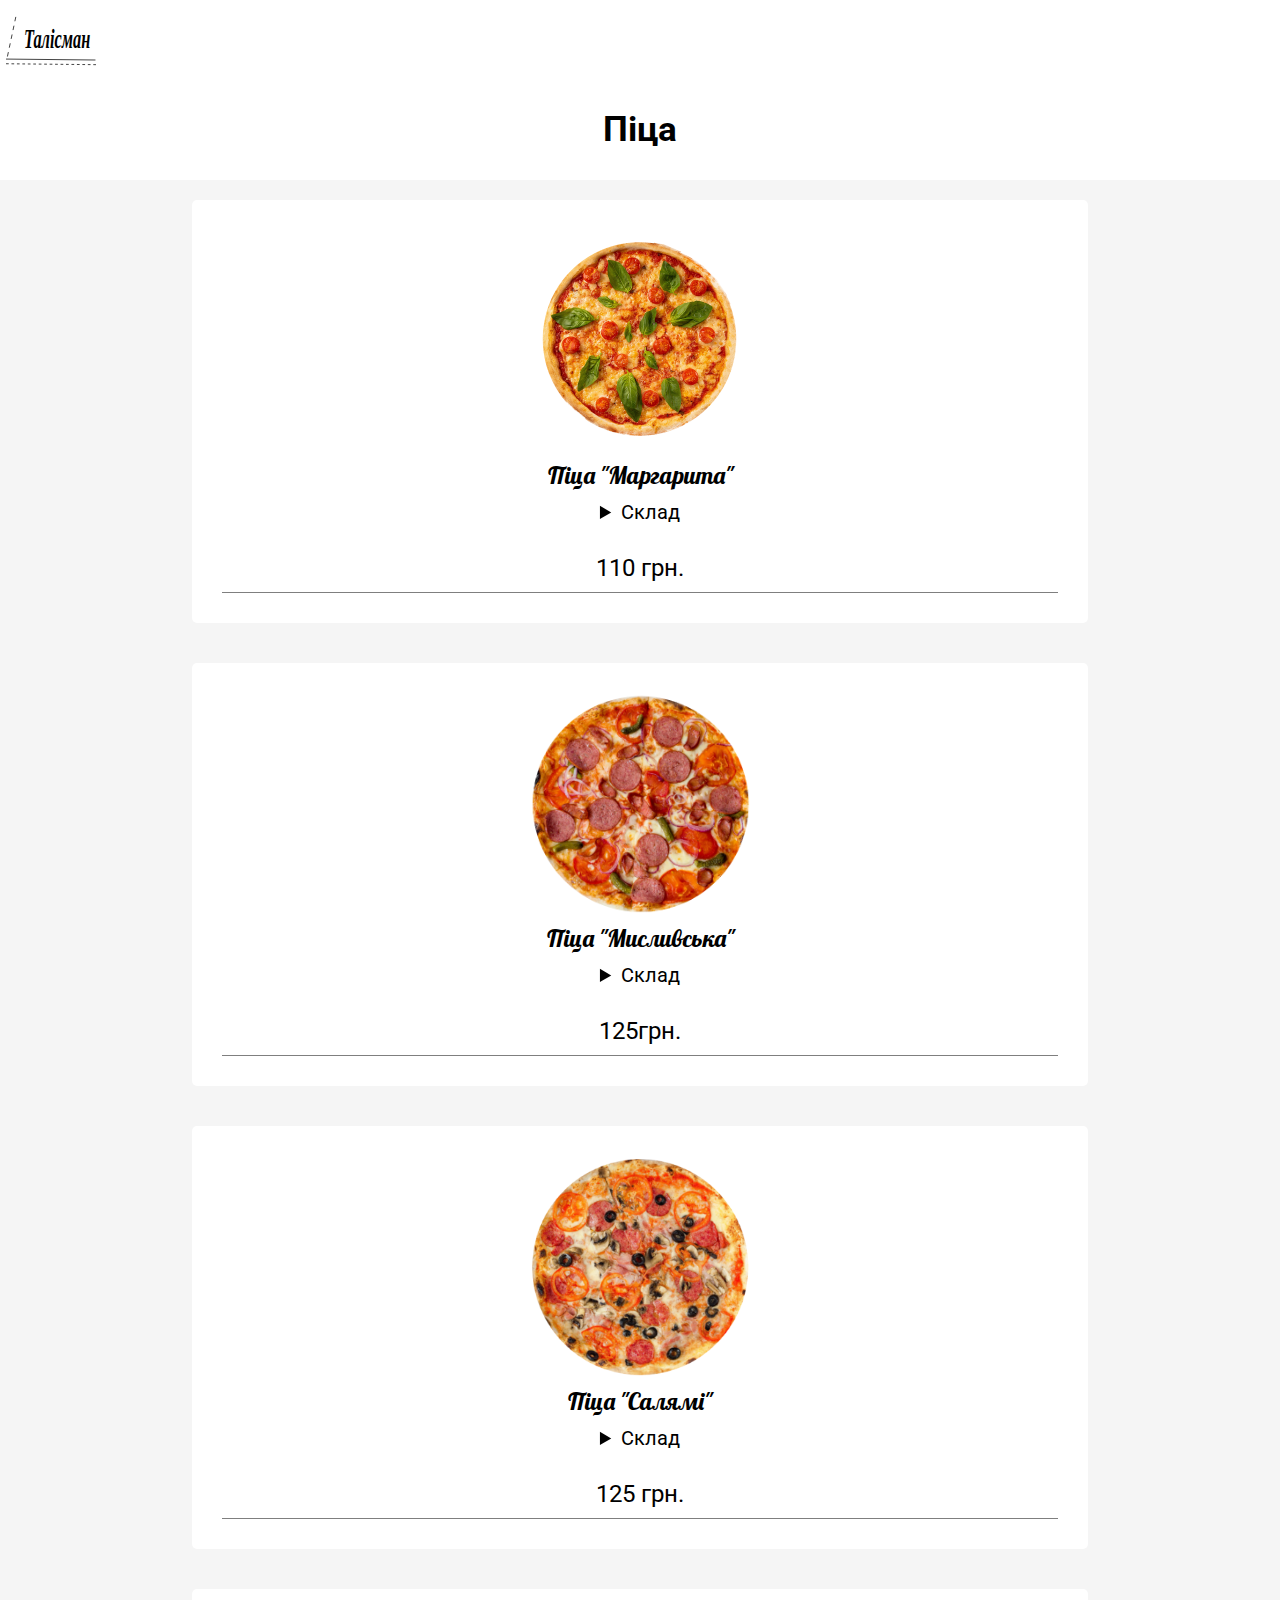
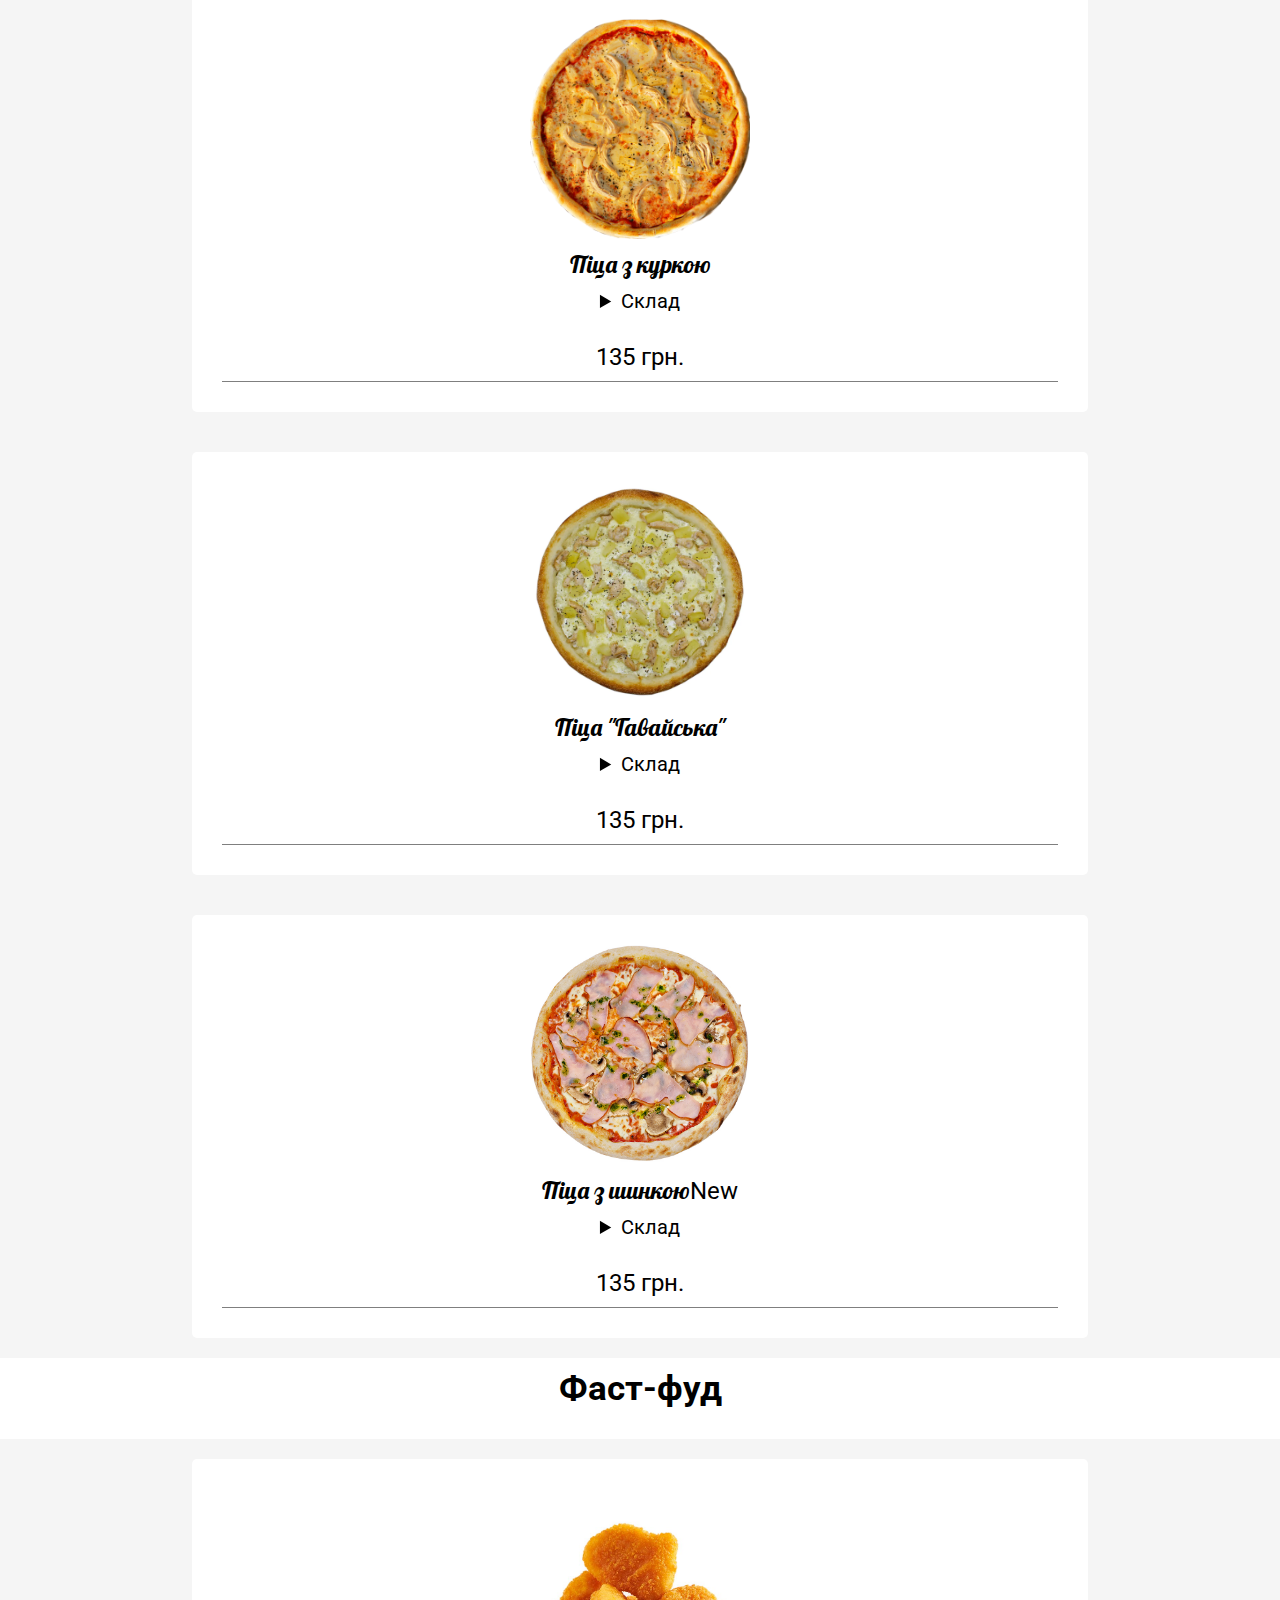
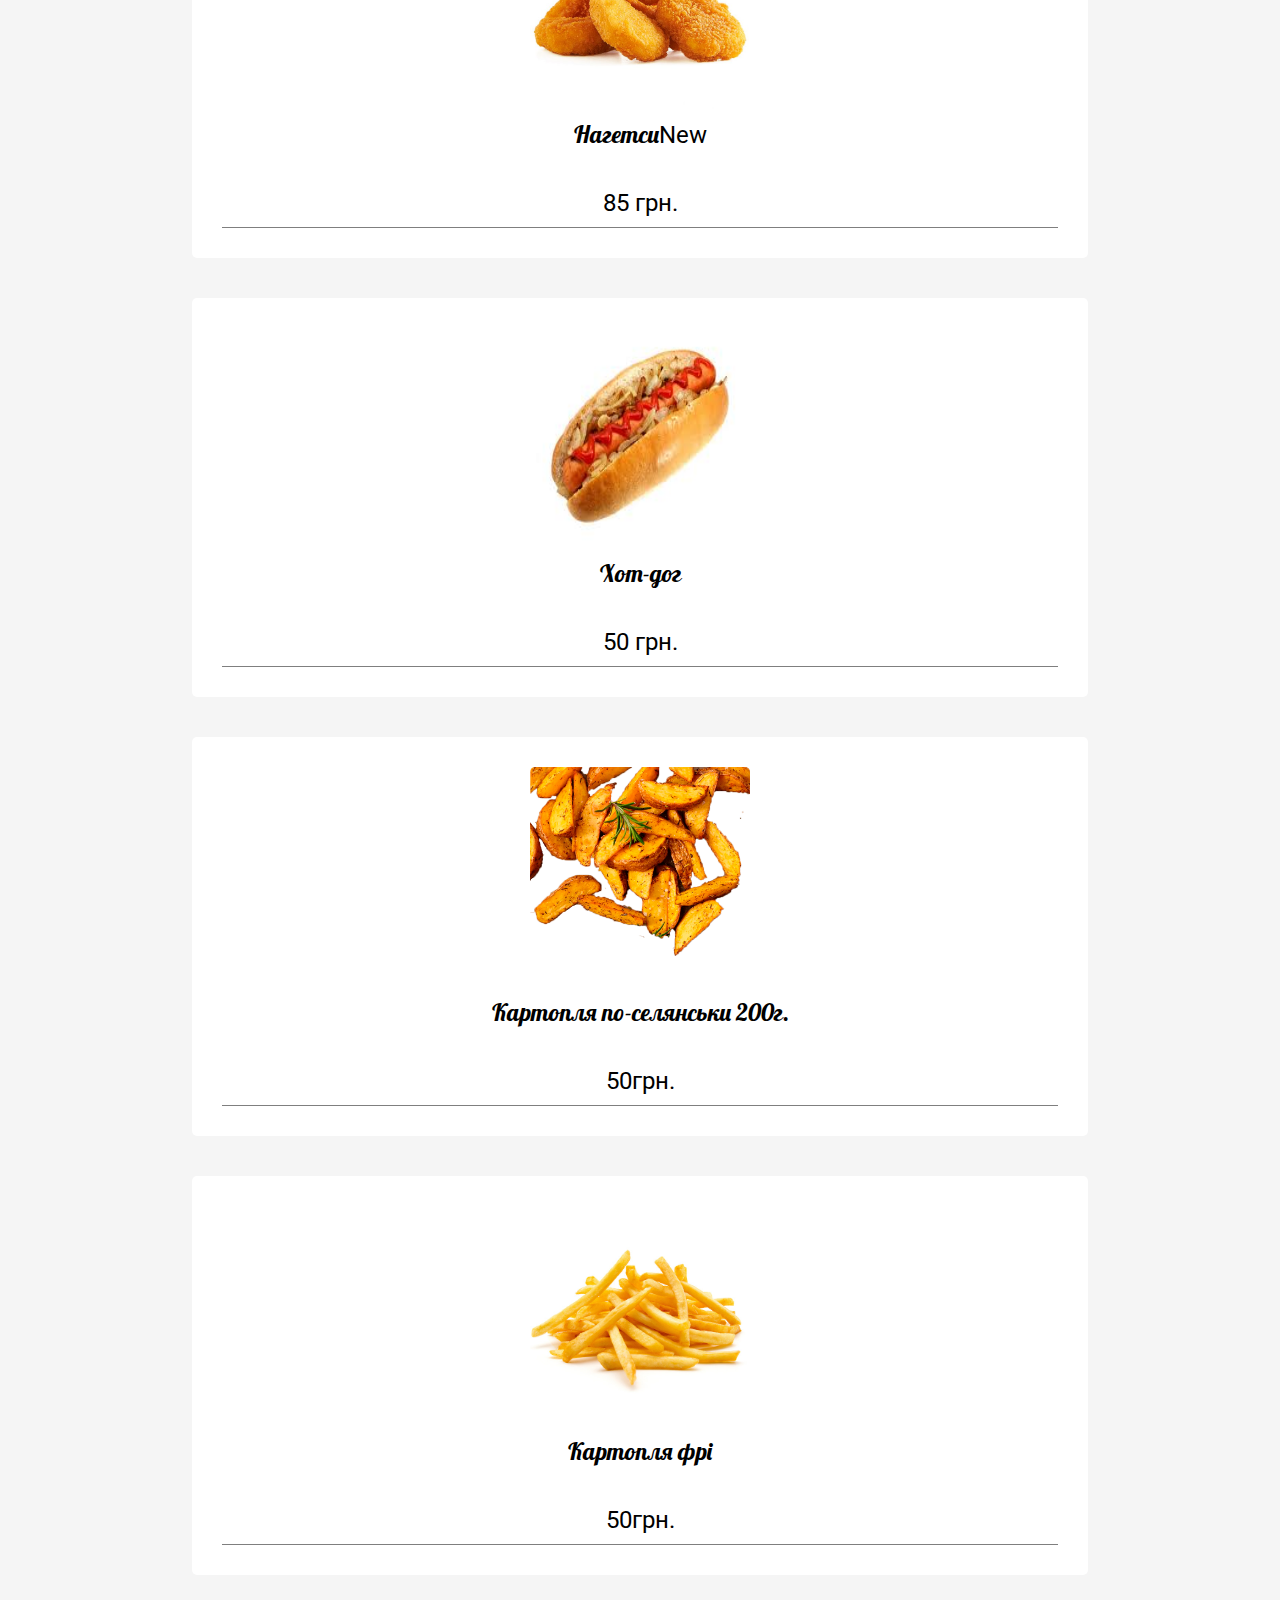
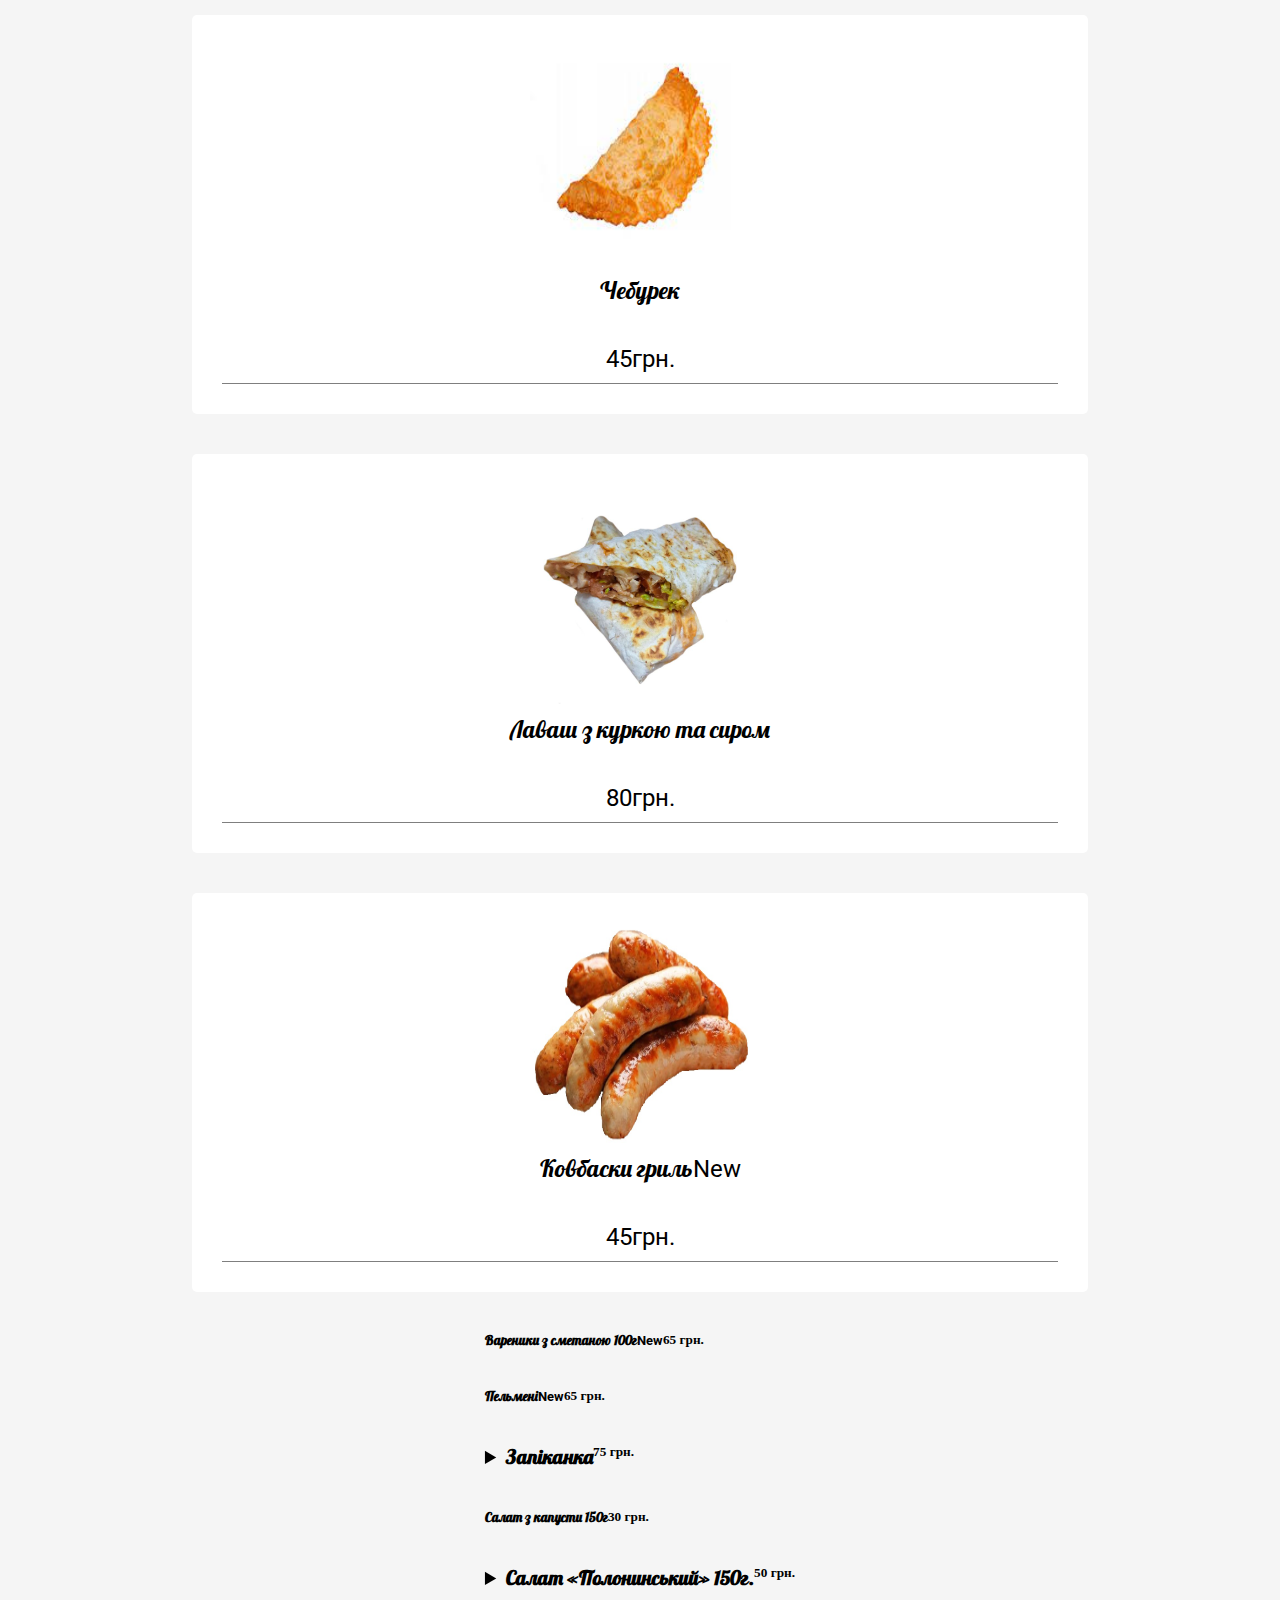
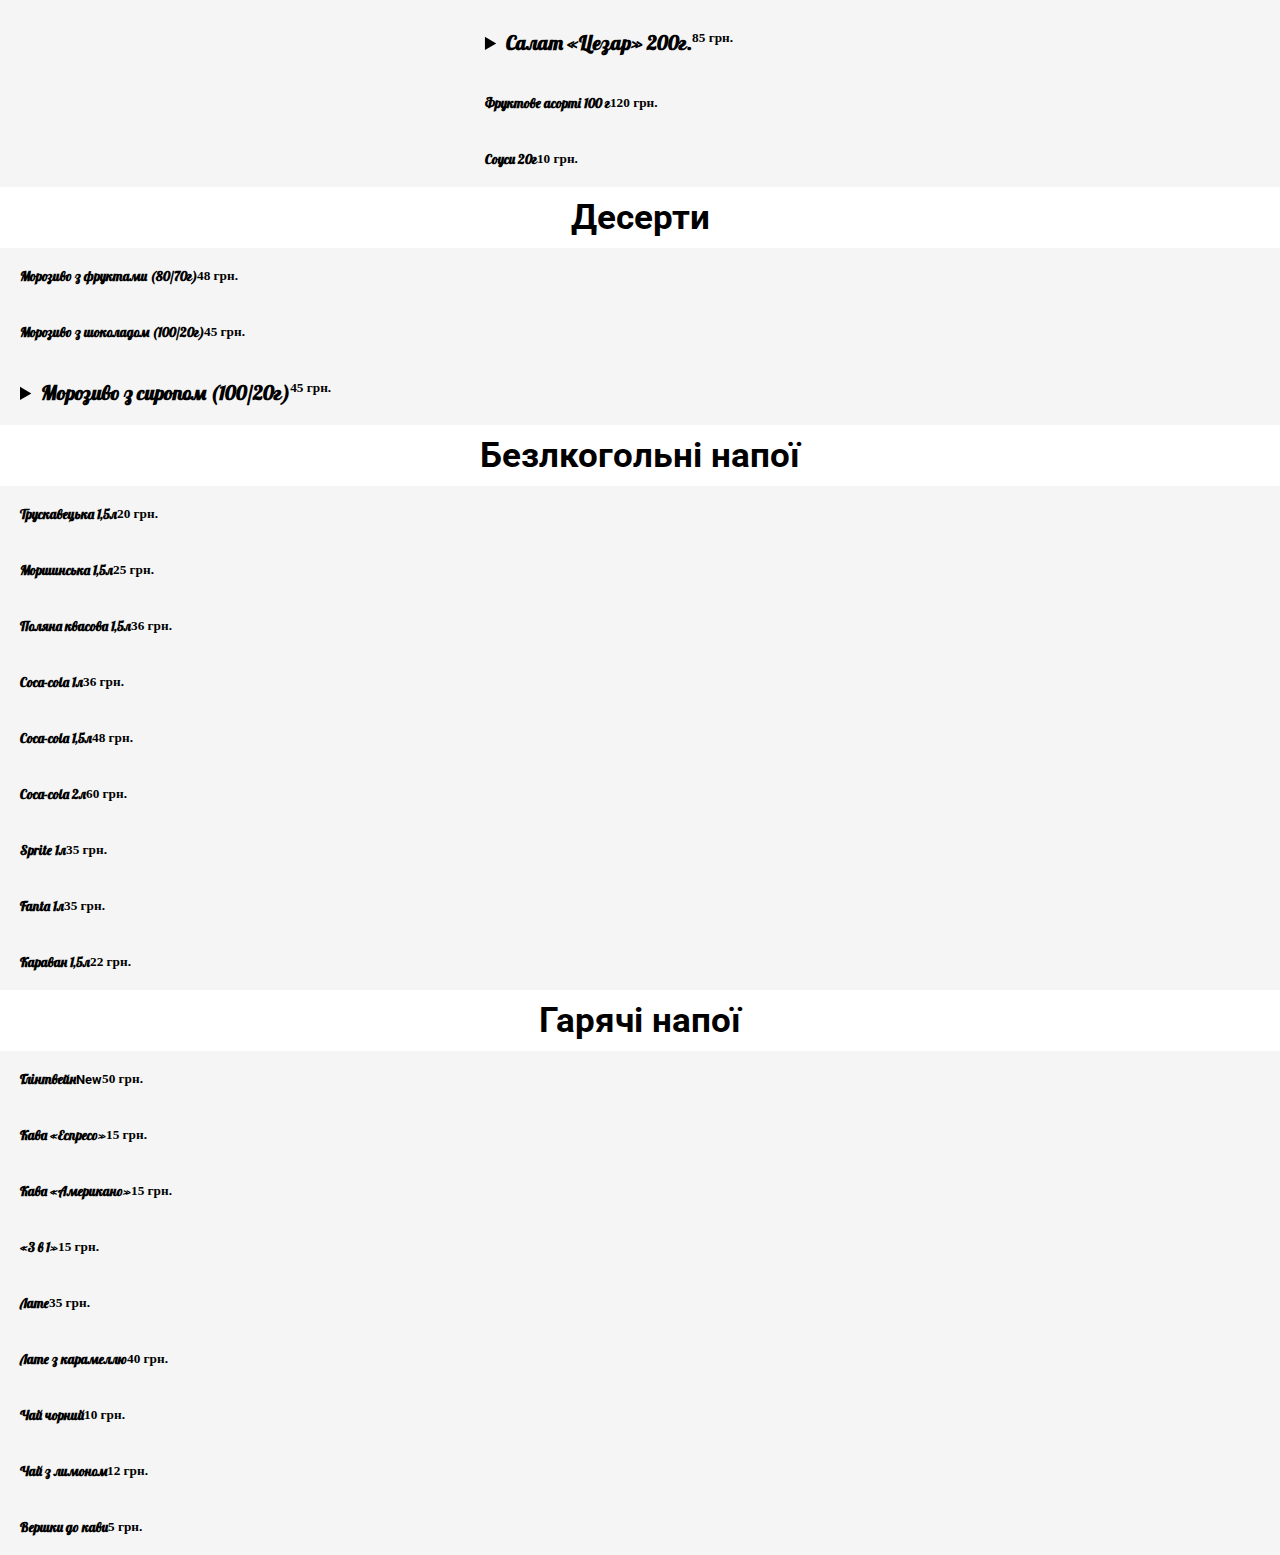
<file: index.html>
<!doctype html>
<html lang="en">

<head>
  <meta charset="utf-8">
  <meta name="viewport" content="width=device-width, initial-scale=1">
  <link href="https://fonts.googleapis.com/icon?family=Material+Icons+Round" rel="stylesheet">
  <link rel="preconnect" href="https://fonts.googleapis.com">
  <link rel="preconnect" href="https://fonts.gstatic.com" crossorigin>
  <link href="https://fonts.googleapis.com/css2?family=Lobster&display=swap" rel="stylesheet">
  <link href="https://fonts.googleapis.com/css2?family=Roboto&display=swap" rel="stylesheet">
  <link href="https://cdn.jsdelivr.net/npm/bootstrap@5.3.0-alpha1/dist/css/bootstrap.min.css" rel="stylesheet"
    integrity="sha384-GLhlTQ8iRABdZLl6O3oVMWSktQOp6b7In1Zl3/Jr59b6EGGoI1aFkw7cmDA6j6gD" crossorigin="anonymous">
  <link rel="stylesheet" href="css/style.css">
  <link rel="icon" href="sources/index.svg">
  <script src="https://code.jquery.com/jquery-3.6.3.js"></script>
  <title>Меню</title>
</head>

<body>
  <nav class="navbar bg-body-tertiary">
    <div class="container">
      <a class="navbar-brand" href="#">
        <img src="sources/index.svg" alt="Logo" width="120" height="75">
      </a>
    </div>
  </nav>
  <main>
    <nav class="sidebar">
      <a href="#pizza">
        <div class="nav-menu">
          <div class="nav-menu-item">
            <span class="material-icons-round">
              local_pizza
            </span>
            <p>Піца</p>
          </div>
        </div>
      </a>
      <a href="#burger">
        <div class="nav-menu">
          <div class="nav-menu-item">
            <span class="material-icons-round">
              lunch_dining
            </span>
            <p>Фаст-фуд</p>
          </div>
        </div>
      </a>
      <a href="#dessert">
        <div class="nav-menu">
          <div class="nav-menu-item">
            <span class="material-icons-round">
              icecream
            </span>
            <p>Десерти</p>
          </div>
        </div>
      </a>
      <a href="#drinks">
        <div class="nav-menu">
          <div class="nav-menu-item">
            <span class="material-icons-round">
              coffee
            </span>
            <p>Безлкогольні напої</p>
          </div>
        </div>
      </a>
      <a href="#hot-drinks">
        <div class="nav-menu">
          <div class="nav-menu-item">
            <span class="material-icons-round">
              emoji_food_beverage
            </span>
            <p>Гарячі напої</p>
          </div>
        </div>
      </a>
    </nav>
    <div class="menu">
      <div class="slider" id="pizza">
        <h3>Піца</h3>
        <div class="list">
          <div class="item">
            <img src="sources/pizza1.jpg" alt="">
            <p class="name">Піца "Маргарита"</p>
            <details>
              <summary>Склад</summary>
              <p>Cоус, сир, помідор, базилік</p>
            </details>
            <div class="buy-item">
              <span class="price">110 грн.</span>
            </div>
          </div>
          <div class="item">
            <img src="sources/pizza2.jpeg" alt="">
            <p class="name">Піца "Мисливська"</p>
            <details>
              <summary>Склад</summary>
              <p>Мисливські ковбаски, моцарелла, корнішони, томати </p>
            </details>
            <div class="buy-item">
              <span class="price">125грн.</span>
            </div>
          </div>
          <div class="item">
            <img src="sources/pizza3.jpeg" alt="">
            <p class="name">Піца "Салямі"</p>
            <details>
              <summary>Склад</summary>
              <p>Cалямі, оливки, кукурудза, моцарелла, томати</p>
            </details>
            <div class="buy-item">
              <span class="price">125 грн.</span>
            </div>
          </div>
          <div class="item">
            <img src="sources/pizza4.jpeg" alt="">
            <p class="name">Піца з куркою</p>
            <details>
              <summary>Склад</summary>
              <p>Вершковий соус, куряче філе, гриби, моцарелла, кукурудза, зелень</p>
            </details>
            <div class="buy-item">
              <span class="price">135 грн.</span>
            </div>
          </div>
          <div class="item">
            <img src="sources/pizza5.jpg" alt="">
            <p class="name">Піца "Гавайська"</p>
            <details>
              <summary>Склад</summary>
              <p>Вершкова основа, шинка, ананас, гриби, оливки, моцарелла</p>
            </details>
            <div class="buy-item">
              <span class="price">135 грн.</span>
            </div>
          </div>
          <div class="item">
            <img src="sources/pizza6.jpeg" alt="">
            <p class="name">Піца з шинкою<span class="badge rounded-pill bg-warning text-light">New</span></p>
            <details>
              <summary>Склад</summary>
              <p>Вершкова основа, шинка, ананас, гриби, оливки, моцарелла</p>
            </details>
            <div class="buy-item">
              <span class="price">135 грн.</span>
            </div>
          </div>
        </div>
      </div>
      <div class="slider" id="burger">
        <h3>Фаст-фуд</h3>
        <div class="list">
          <div class="item">
            <img src="sources/nuggets.jpg" alt="">
            <p class="name">Нагетси<span class="badge rounded-pill bg-warning text-light">New</span></p>
            <div class="buy-item">
              <span class="price">85 грн.</span>
            </div>
          </div>
          <div class="item">
            <img src="sources/hotdog.jpg" alt="">
            <p class="name">Хот-дог</p>
            <div class="buy-item">
              <span class="price">50 грн.</span>
            </div>
          </div>
          <div class="item">
            <img src="sources/Kartoplia-po-seliansky.png" alt="">
            <p class="name">Картопля по-селянськи 200г.</p>
            <div class="buy-item">
              <span class="price">50грн.</span>
            </div>
          </div>
          <div class="item">
            <img src="sources/fri.jpg" alt="">
            <p class="name">Картопля фрі</p>
            <div class="buy-item">
              <span class="price">50грн.</span>
            </div>
          </div>
          <div class="item">
            <img src="sources/cheburek.jpg" alt="">
            <p class="name">Чебурек</p>
            <div class="buy-item">
              <span class="price">45грн.</span>
            </div>
          </div>
          <div class="item">
            <img src="sources/lavash.jpg" alt="">
            <p class="name">Лаваш з куркою та сиром</p>
            <div class="buy-item">
              <span class="price">80грн.</span>
            </div>
          </div>
          <div class="item">
            <img src="sources/grill.jpg" alt="">
            <p class="name">Ковбаски гриль<span class="badge rounded-pill bg-warning text-light">New</span></p>
            <div class="buy-item">
              <span class="price">45грн.</span>
            </div>
          </div>
          <div class="container text-center">
            <div class="row food-item">
              <div class="col item-name">
                <h5>Вареники з сметаною 100г<span class="badge rounded-pill bg-warning text-light">New</span></h5>
              </div>
              <div class="col item-price">
                <h5>65 грн.</h5>
              </div>
            </div>
            <div class="row food-item">
              <div class="col item-name">
                <h5>Пельмені<span class="badge rounded-pill bg-warning text-light">New</span></h5>
              </div>
              <div class="col item-price">
                <h5>65 грн.</h5>
              </div>
            </div>
            <div class="row food-item">
              <div class="col item-name">
                <h5>
                  <details>
                    <summary class="food">Запіканка</summary>
                    <p>Булочка, куряче філе, кукурудза, броколі, моцарелла, гриби, соус</p>
                  </details>
                </h5>
              </div>
              <div class="col item-price">
                <h5>75 грн.</h5>
              </div>
            </div>
            <div class="row food-item">
              <div class="col item-name">
                <h5>Салат з капусти 150г</h5>
              </div>
              <div class="col item-price">
                <h5>30 грн.</h5>
              </div>
            </div>
            <div class="row food-item">
              <div class="col item-name">
                <h5>
                  <details>
                    <summary class="food">Салат «Полонинський» 150г.</summary>
                    <p>Капуста, огірок, помідор,зелень, майонез</p>
                  </details>
                </h5>
              </div>
              <div class="col item-price">
                <h5>50 грн.</h5>
              </div>
            </div>
            <div class="row food-item">
              <div class="col item-name">
                <h5>
                  <details>
                    <summary class="food">Салат «Цезар» 200г.</summary>
                    <p>Салат мікс, філе куряче, помідор, огірок, сухарі, яйце, соус</p>
                  </details>
                </h5>
              </div>
              <div class="col item-price">
                <h5>85 грн.</h5>
              </div>
            </div>
            <div class="row food-item">
              <div class="col item-name">
                <h5>Фруктове асорті 100 г</h5>
              </div>
              <div class="col item-price">
                <h5>120 грн.</h5>
              </div>
            </div>
            <div class="row food-item">
              <div class="col item-name">
                <h5>Соуси 20г</h5>
              </div>
              <div class="col item-price">
                <h5>10 грн.</h5>
              </div>
            </div>
          </div>
        </div>
        <div class="slider" id="dessert">
          <h3>Десерти</h3>
          <div class="container text-center">
            <div class="row drinks-item">
              <div class="col item-name">
                <h5>Морозиво з фруктами (80/70г)</h5>
              </div>
              <div class="col item-price">
                <h5>48 грн.</h5>
              </div>
            </div>
            <div class="row drinks-item">
              <div class="col item-name">
                <h5>Морозиво з шоколадом (100/20г)</h5>
              </div>
              <div class="col item-price">
                <h5>45 грн.</h5>
              </div>
            </div>
            <div class="row drinks-item">
              <div class="col item-name">
                <h5>
                  <details>
                    <summary class="food">Морозиво з сиропом (100/20г)</summary>
                    <p>Фруктовий сироп/ шоколадний сироп/ карамель/ солена карамель</p>
                  </details>
                </h5>
              </div>
              <div class="col item-price">
                <h5>45 грн.</h5>
              </div>
            </div>
          </div>
        </div>
        <div class="slider" id="drinks">
          <h3>Безлкогольні напої</h3>
          <div class="container text-center">
            <div class="row drinks-item">
              <div class="col item-name">
                <h5>Трускавецька 1,5л</h5>
              </div>
              <div class="col item-price">
                <h5>20 грн.</h5>
              </div>
            </div>
            <div class="row drinks-item">
              <div class="col item-name">
                <h5>Моршинська 1,5л</h5>
              </div>
              <div class="col item-price">
                <h5>25 грн.</h5>
              </div>
            </div>
            <div class="row drinks-item">
              <div class="col item-name">
                <h5>Поляна квасова 1,5л</h5>
              </div>
              <div class="col item-price">
                <h5>36 грн.</h5>
              </div>
            </div>
            <div class="row drinks-item">
              <div class="col item-name">
                <h5>Coca-cola 1л</h5>
              </div>
              <div class="col item-price">
                <h5>36 грн.</h5>
              </div>
            </div>
            <div class="row drinks-item">
              <div class="col item-name">
                <h5>Coca-cola 1,5л</h5>
              </div>
              <div class="col item-price">
                <h5>48 грн.</h5>
              </div>
            </div>
            <div class="row drinks-item">
              <div class="col item-name">
                <h5>Coca-cola 2л</h5>
              </div>
              <div class="col item-price">
                <h5>60 грн.</h5>
              </div>
            </div>
            <div class="row drinks-item">
              <div class="col item-name">
                <h5>Sprite 1л</h5>
              </div>
              <div class="col item-price">
                <h5>35 грн.</h5>
              </div>
            </div>
            <div class="row drinks-item">
              <div class="col item-name">
                <h5>Fanta 1л</h5>
              </div>
              <div class="col item-price">
                <h5>35 грн.</h5>
              </div>
            </div>
            <div class="row drinks-item">
              <div class="col item-name">
                <h5>Караван 1,5л</h5>
              </div>
              <div class="col item-price">
                <h5>22 грн.</h5>
              </div>
            </div>
          </div>
        </div>
        <div class="slider" id="hot-drinks">
          <h3>Гарячі напої</h3>
          <div class="container text-center">
            <div class="row drinks-item">
              <div class="col item-name">
                <h5>Глінтвейн<span class="badge rounded-pill bg-warning text-light">New</span></h5>
              </div>
              <div class="col item-price">
                <h5>50 грн.</h5>
              </div>
            </div>
            <div class="row drinks-item">
              <div class="col item-name">
                <h5>Кава «Еспресо»</h5>
              </div>
              <div class="col item-price">
                <h5>15 грн.</h5>
              </div>
            </div>
            <div class="row drinks-item">
              <div class="col item-name">
                <h5>Кава «Американо»</h5>
              </div>
              <div class="col item-price">
                <h5>15 грн.</h5>
              </div>
            </div>
            <div class="row drinks-item">
              <div class="col item-name">
                <h5>«3 в 1»</h5>
              </div>
              <div class="col item-price">
                <h5>15 грн.</h5>
              </div>
            </div>
            <div class="row drinks-item">
              <div class="col item-name">
                <h5>Лате</h5>
              </div>
              <div class="col item-price">
                <h5>35 грн.</h5>
              </div>
            </div>
            <div class="row drinks-item">
              <div class="col item-name">
                <h5>Лате з карамеллю</h5>
              </div>
              <div class="col item-price">
                <h5>40 грн.</h5>
              </div>
            </div>
            <div class="row drinks-item">
              <div class="col item-name">
                <h5>Чай чорний</h5>
              </div>
              <div class="col item-price">
                <h5>10 грн.</h5>
              </div>
            </div>
            <div class="row drinks-item">
              <div class="col item-name">
                <h5>Чай з лимоном</h5>
              </div>
              <div class="col item-price">
                <h5>12 грн.</h5>
              </div>
            </div>
            <div class="row drinks-item">
              <div class="col item-name">
                <h5>Вершки до кави</h5>
              </div>
              <div class="col item-price">
                <h5>5 грн.</h5>
              </div>
            </div>
          </div>
        </div>
      </div>
  </main>
  <script src="https://cdn.jsdelivr.net/npm/bootstrap@5.3.0-alpha1/dist/js/bootstrap.bundle.min.js"
    integrity="sha384-w76AqPfDkMBDXo30jS1Sgez6pr3x5MlQ1ZAGC+nuZB+EYdgRZgiwxhTBTkF7CXvN"
    crossorigin="anonymous"></script>
</body>

</html>
</file>
<file: css/style.css>
* {
    -webkit-box-sizing: border-box;
            box-sizing: border-box;
    margin: 0;
    padding: 0;
  }
html {
    scroll-behavior: smooth;
  }
main {
    width: 100%;
    padding-top: 20px;
    display: -webkit-box;
    display: -ms-flexbox;
    display: flex;
    position: relative;
  }
  
  .sidebar {
    background-color: white;
    height: 100%;
    width: 70px;
    border-right: 1px solid rgba(0, 0, 0, 0.1);
    position: fixed;
    -webkit-user-select: none;
       -moz-user-select: none;
        -ms-user-select: none;
            user-select: none;
    -webkit-transition: .2s width;
    transition: .2s width;
    z-index: 200;
    overflow: hidden;
  }
  .sidebar .nav-menu-item span{
    margin-left: -10px;
  }
  .sidebar .nav-menu-item p {
    opacity: 0;
    -webkit-transition: .2s ease-in;
    transition: .2s ease-in;
    font-size: 20px;
    padding-left: 20px;
    font-family: "Lobster";
  }
  
  .sidebar:hover .nav-menu-item p {
    opacity: 100%;
    -webkit-transition: .2s ease;
    transition: .2s ease;
  }
  
  .sidebar .nav-menu-item span {
    font-size: 28px;
    margin-top: -10px;
  }
  
  .sidebar:hover {
    width: 200px;
    -webkit-transition: .2s width;
    transition: .2s width;
    z-index: 200;
  }
  
  .sidebar .nav-menu {
    width: 100%;
    display: -webkit-box;
    display: -ms-flexbox;
    display: flex;
    -webkit-box-orient: vertical;
    -webkit-box-direction: normal;
        -ms-flex-direction: column;
            flex-direction: column;
    padding: 30px;
  }
  
  .sidebar .nav-menu .nav-menu-item {
    cursor: pointer;
    position: relative;
    display: -webkit-box;
    display: -ms-flexbox;
    display: flex;
    -webkit-box-align: center;
        -ms-flex-align: center;
            align-items: center;
    -webkit-transition: .2s color;
    transition: .2s color;
    height: 35px;
  }
  
  .sidebar .nav-menu .nav-menu-item:hover > * {
    -webkit-transition: .2s color;
    transition: .2s color;
    color: #ee6344;
  }
  a{
    text-decoration: none;
    display: block;
    color: inherit;
  }
  .menu{
    margin: 0 auto;
    width: 100%;
  }
  .menu h3{
    padding: 10px;
    text-align: center;
    font-size: 35px;
    font-family: Roboto;
  }
  .list {
    display: -webkit-box;
    display: -ms-flexbox;
    display: flex;
    flex-direction: column;
    -webkit-box-align: center;
        -ms-flex-align: center;
            align-items: center;
    -webkit-box-pack: justify;
        -ms-flex-pack: justify;
            justify-content: space-between;
    margin-top: 20px;
    width: 100%;
    background-color: rgba(0, 0, 0, 0.04);
  }
  
  .list .item {
    width: 100%;
    max-width: 70%;
    padding: 30px;
    margin: 20px;
    -ms-flex-preferred-size: 20%;
        flex-basis: 20%;
    background-color: white;
    display: -webkit-box;
    display: -ms-flexbox;
    display: flex;
    -webkit-box-orient: vertical;
    -webkit-box-direction: normal;
        -ms-flex-direction: column;
            flex-direction: column;
    -webkit-box-align: center;
        -ms-flex-align: center;
            align-items: center;
    -webkit-transition: -webkit-box-shadow .3s;
    transition: -webkit-box-shadow .3s;
    transition: box-shadow .3s;
    transition: box-shadow .3s, -webkit-box-shadow .3s;
    cursor: pointer;
    border-radius: 5px;
  }
  .list .item:hover {
    -webkit-box-shadow: 0 0 8px 10px #ee6344;
            box-shadow: 0 0 8px 10px #ee6344;
    -webkit-transition: -webkit-box-shadow .3s;
    transition: -webkit-box-shadow .3s;
    transition: box-shadow .3s;
    transition: box-shadow .3s, -webkit-box-shadow .3s;
  }
  
  .list .item .buy-item {
    margin-top: 10px;
    display: -webkit-box;
    display: -ms-flexbox;
    display: flex;
    -webkit-box-orient: vertical;
    -webkit-box-direction: normal;
        -ms-flex-direction: column;
            flex-direction: column;
    -webkit-box-pack: center;
        -ms-flex-pack: center;
            justify-content: center;
    -webkit-box-align: center;
        -ms-flex-align: center;
            align-items: center;
    padding: 10px;
    width: 100%;
    border-bottom: 1px solid rgba(0, 0, 0, 0.5);
  }
  
  .list .item .buy-item .price {
    display: -webkit-box;
    display: -ms-flexbox;
    display: flex;
    -webkit-box-pack: center;
        -ms-flex-pack: center;
            justify-content: center;
    -webkit-box-align: center;
        -ms-flex-align: center;
            align-items: center;
    font-size: 24px;
    font-family: Roboto;
    margin-top: 10px;
  }
  
  .list .item .name {
    font-size: 24px;
    font-family: Lobster;
    margin: 10px 0;
  }
  
  .list .item img {
    height: 220px;
    width: 220px;
    border-radius: 5px;
  }
  .drinks{
    display: flex;
    width: 100%;
  }
  .drinks-item{
    display: flex;
    padding: 20px;
    background-color: rgba(0, 0, 0, 0.04);  
  }
  .food-item{
    display: flex;
    padding: 20px;
  }
  .item-name{
    font-family: Lobster;
  }
  .badge{
    font-family: Roboto;

  }

@media(max-width: 992px){
    .list{
        margin-left: 8%;
    }
    .drinks-item{
        margin-left: 8%;

    }
  .menu h3{
    margin-left: 10%;
    font-size: 30px;
  }
  .list .item img {
    width: 180px;
    height: 180px;
  }
}
@media screen and (orientation: landscape) {
    .sidebar{
        visibility: hidden;
    }
}
details{
    font-family: Roboto;
    font-size: 20px;
}
details p{
    padding: 20px;
    border-bottom: 1px solid rgba(0, 0, 0, 0.1);
    border-right: 1px dashed rgba(0, 0, 0, 0.1);
    border-radius: 15px;
    box-shadow: 8px 8px 5px 10px rgba(0, 0, 0, 0.1);
}
.food{
  font-family: Lobster;
}
</file>
